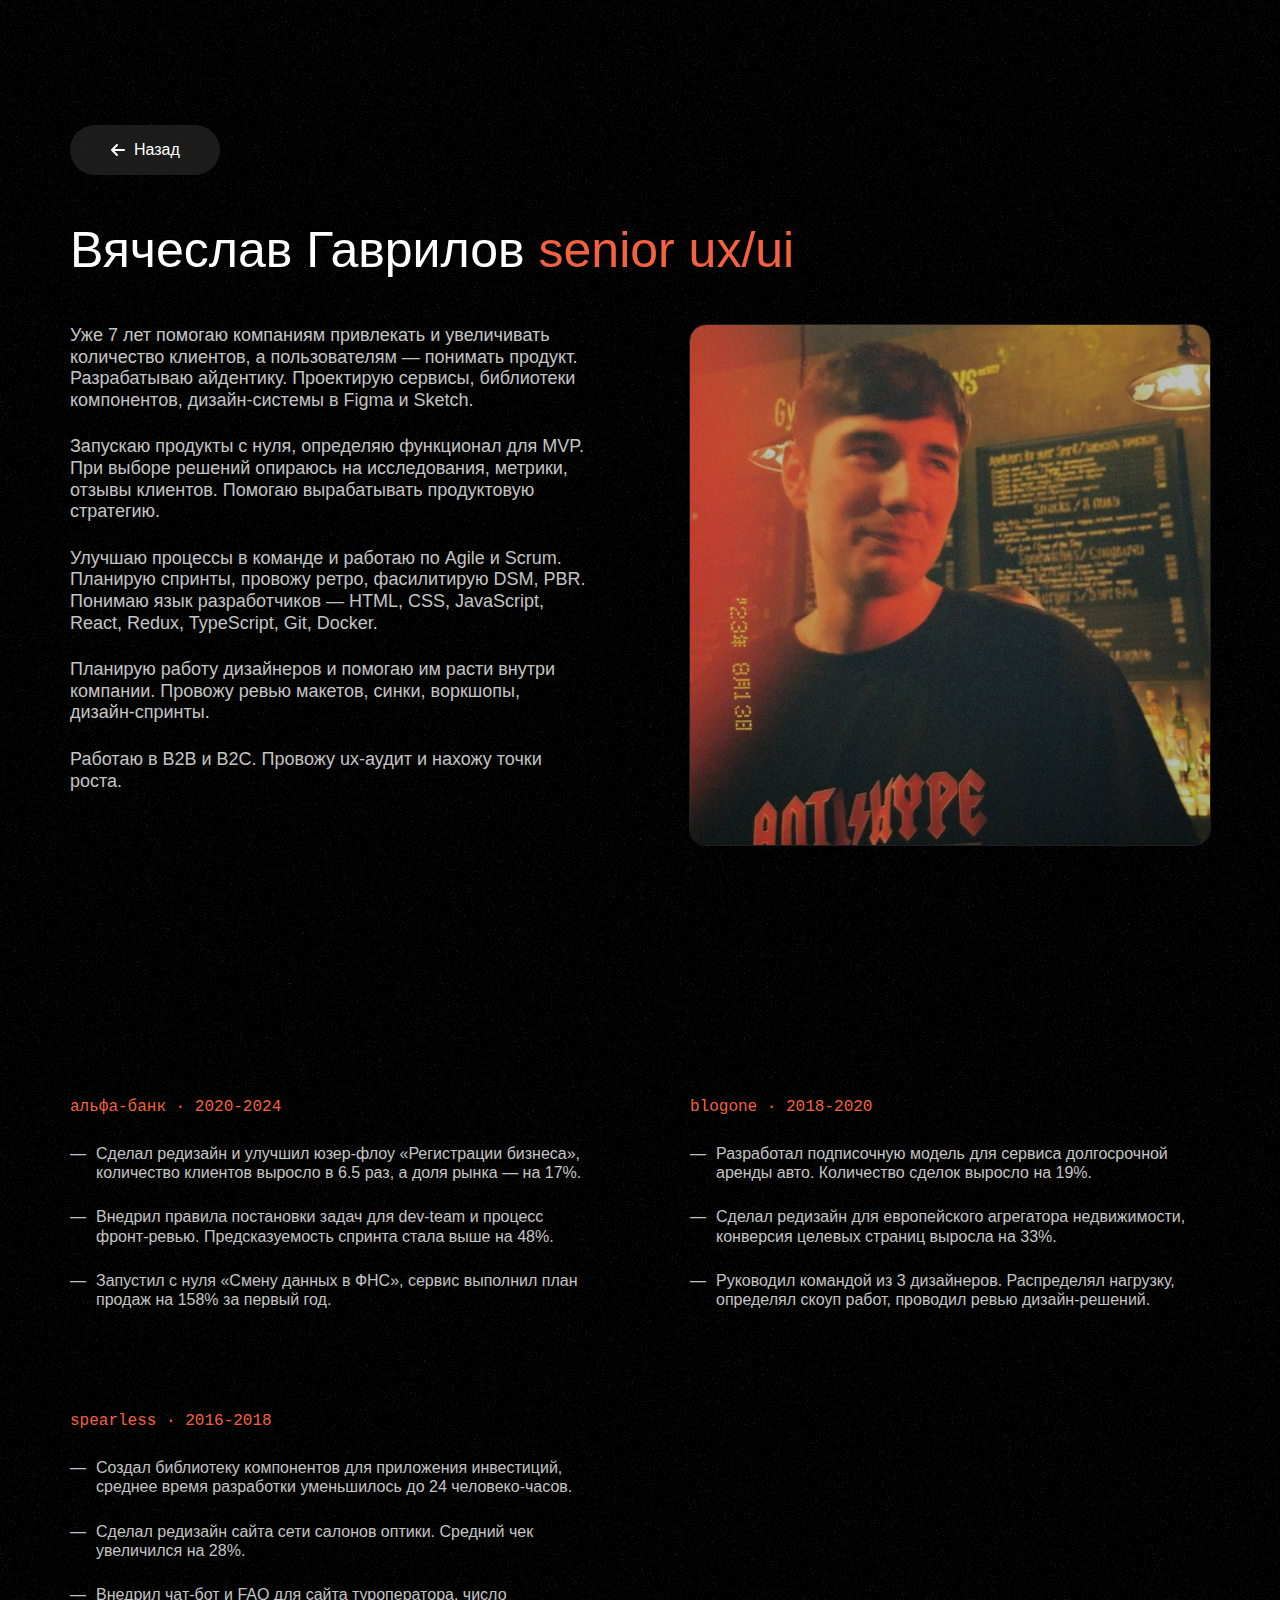
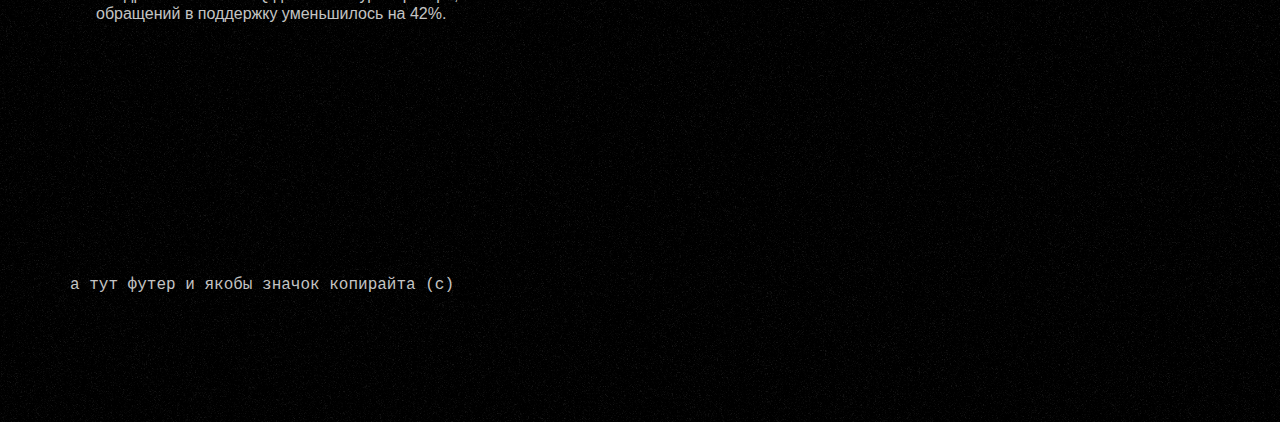
<file: about.html>
<!DOCTYPE html>
<html lang="ru">
  <head>
    <meta charset="UTF-8">
    <meta name="viewport" content="width=device-width, initial-scale=1.0">
    <title>
      Обо мне&nbsp;&mdash; Вячеслав&nbsp;Г.
    </title>
    <noscript>
      <link href="/css/noscript.css" rel="stylesheet" type="text/css">
    </noscript>
    <link rel="icon" href="/favicon.ico" type="image/x-icon">
    <link href="/css/general.css" rel="stylesheet" type="text/css">
    <link href="/css/style.css" rel="stylesheet" type="text/css">
    <link href="/css/tablet-adaptive.css" rel="stylesheet" type="text/css">
    <link href="/css/mobile-adaptive.css" rel="stylesheet" type="text/css">
    <link href="/css/small-resolution.css" rel="stylesheet" type="text/css">
  </head>
  <body>
    <!-- Container with max-width for all content on the site -->
    <div class="content-container">
      <!-- ↓↓ About me ↓↓ -->
      <section class="about-section">
        <div>
          <a href="/">
            <button class="primary-button">
              <svg xmlns="http://www.w3.org/2000/svg" width="16" height="16" viewBox="0 0 16 16" fill="none">
                <path d="M1.29375 7.29434C0.903125 7.68496 0.903125 8.31934 1.29375 8.70996L6.29375 13.71C6.68437 14.1006 7.31875 14.1006 7.70937 13.71C8.1 13.3193 8.1 12.685 7.70937 12.2943L4.4125 9.00059H14C14.5531 9.00059 15 8.55371 15 8.00059C15 7.44746 14.5531 7.00059 14 7.00059L4.41562 7.00059L7.70625 3.70684C8.09688 3.31621 8.09688 2.68184 7.70625 2.29121C7.31563 1.90059 6.68125 1.90059 6.29062 2.29121L1.29062 7.29121L1.29375 7.29434Z" fill="white"/>
              </svg>
              Назад
            </button>
          </a>
        </div>
        <h1>
          Вячеслав Гаврилов <span class="paint-orange">senior ux/ui</span>
        </h1>
        <div class="bento-grid content">
          <div id="sorting-order-text" class="text-line-gap">
            <p>
              Уже 7&nbsp;лет помогаю компаниям привлекать и&nbsp;увеличивать количество клиентов, а&nbsp;пользователям&nbsp;&mdash; понимать продукт. Разрабатываю айдентику. Проектирую сервисы, библиотеки компонентов, дизайн&#8209;системы в&nbsp;Figma и&nbsp;Sketch.
            </p>
            <p>
              Запускаю продукты с&nbsp;нуля, определяю функционал для MVP. При выборе решений опираюсь на&nbsp;исследования, метрики, отзывы клиентов. Помогаю вырабатывать продуктовую стратегию.
            </p>
            <p>
              Улучшаю процессы в&nbsp;команде и&nbsp;работаю по&nbsp;Agile и&nbsp;Scrum. Планирую спринты, провожу ретро, фасилитирую DSM, PBR. Понимаю язык разработчиков&nbsp;&mdash; HTML, CSS, JavaScript, React, Redux, TypeScript, Git, Docker.
            </p>
            <p>
              Планирую работу дизайнеров и&nbsp;помогаю им&nbsp;расти внутри компании. Провожу ревью макетов, синки, воркшопы, дизайн&#8209;спринты.
            </p>
            <p>
              Работаю в&nbsp;B2B и&nbsp;B2C. Провожу ux&#8209;аудит и&nbsp;нахожу точки роста.
            </p>
          </div>
          <img id="sorting-order-image" class="my-photo" src="/images/common/my-photo.png" alt="my-photo" draggable="false">
        </div>
      </section>
      <!-- ↓↓ My workplaces ↓↓ -->
      <section>
        <div class="bento-grid content">
          <div class="key-results-div">
            <div class="tag-oragne">
              альфа-банк &middot; 2020-2024
            </div>
            <div class="key-results">
              <div class="default-text">
                &mdash;
              </div>
              <div class="default-text">
                Сделал редизайн и&nbsp;улучшил юзер&#8209;флоу &laquo;Регистрации бизнеса&raquo;, количество клиентов выросло в&nbsp;6.5&nbsp;раз, а&nbsp;доля рынка&nbsp;&mdash; на&nbsp;17%.
              </div>
            </div>
            <div class="key-results">
              <div class="default-text">
                &mdash;
              </div>
              <div class="default-text">
                Внедрил правила постановки задач для dev&#8209;team и&nbsp;процесс фронт&#8209;ревью. Предсказуемость спринта стала выше на&nbsp;48%.
              </div>
            </div>
            <div class="key-results">
              <div class="default-text">
                &mdash;
              </div>
              <div class="default-text">
                Запустил с&nbsp;нуля &laquo;Смену данных в&nbsp;ФНС&raquo;, сервис выполнил план продаж на&nbsp;158% за&nbsp;первый год.
              </div>
            </div>
          </div>
          <div class="key-results-div">
            <div class="tag-oragne">
              blogone &middot; 2018-2020
            </div>
            <div class="key-results">
              <div class="default-text">
                &mdash;
              </div>
              <div class="default-text">
                Разработал подписочную модель для сервиса долгосрочной аренды авто. Количество сделок выросло на&nbsp;19%.
              </div>
            </div>
            <div class="key-results">
              <div class="default-text">
                &mdash;
              </div>
              <div class="default-text">
                Сделал редизайн для европейского агрегатора недвижимости, конверсия целевых страниц выросла на&nbsp;33%.
              </div>
            </div>
            <div class="key-results">
              <div class="default-text">
                &mdash;
              </div>
              <div class="default-text">
                Руководил командой из&nbsp;3&nbsp;дизайнеров. Распределял нагрузку, определял скоуп работ, проводил ревью дизайн&#8209;решений.
              </div>
            </div>
          </div>
          <div class="key-results-div">
            <div class="tag-oragne">
              spearless &middot; 2016-2018
            </div>
            <div class="key-results">
              <div class="default-text">
                &mdash;
              </div>
              <div class="default-text">
                Создал библиотеку компонентов для приложения инвестиций, среднее время разработки уменьшилось до&nbsp;24&nbsp;человеко&#8209;часов.
              </div>
            </div>
            <div class="key-results">
              <div class="default-text">
                &mdash;
              </div>
              <div class="default-text">
                Сделал редизайн сайта сети салонов оптики. Средний чек увеличился на&nbsp;28%.
              </div>
            </div>
            <div class="key-results">
              <div class="default-text">
                &mdash;
              </div>
              <div class="default-text">
                Внедрил чат&#8209;бот и&nbsp;FAQ для сайта туроператора, число обращений в&nbsp;поддержку уменьшилось на&nbsp;42%.
              </div>
            </div>
          </div>
        </div>
      </section>
      <!-- ↓↓ Like a footer ↓↓ -->
      <footer>
        <div class="tag-gray">
          а&nbsp;тут футер и&nbsp;якобы значок копирайта&nbsp;(с)
        </div>
      </footer>
    </div>
    <button id="back-to-top" class="superellipse-icon-button back-to-top">
      <svg width="40" height="40" viewBox="0 0 40 40" fill="none" xmlns="http://www.w3.org/2000/svg">
        <g clip-path="url(#clip0_529_19160)">
        <path d="M21.3118 7.54505C20.5864 6.8196 19.4083 6.8196 18.6828 7.54505L9.39711 16.8308C8.67167 17.5562 8.67167 18.7343 9.39711 19.4598C10.1226 20.1852 11.3007 20.1852 12.0261 19.4598L18.1431 13.337V31.1424C18.1431 32.1696 18.973 32.9995 20.0002 32.9995C21.0275 32.9995 21.8574 32.1696 21.8574 31.1424V13.3428L27.9743 19.454C28.6998 20.1794 29.8779 20.1794 30.6034 19.454C31.3288 18.7285 31.3288 17.5504 30.6034 16.825L21.3176 7.53924L21.3118 7.54505Z" fill="white"/>
        </g>
        <defs>
        <clipPath id="clip0_529_19160">
        <rect width="26" height="29.7143" fill="white" transform="matrix(0 -1 1 0 5.14307 33)"/>
        </clipPath>
        </defs>
        </svg>
    </button>
    <!-- Small resolution check -->
    <div class="small-resolution">
      <div class="superellipse-icon">
      <svg xmlns="http://www.w3.org/2000/svg" width="40" height="40" viewBox="0 0 40 40" fill="none">
        <g clip-path="url(#clip0_405_4083)">
        <path d="M7.01016 30.8113C7.13711 32.0402 8.17305 33 9.4375 33H14.3125H30.5625C31.9082 33 33 31.9082 33 30.5625V25.6875C33 24.3418 31.9082 23.25 30.5625 23.25H28.125V27.3125C28.125 27.7594 27.7594 28.125 27.3125 28.125C26.8656 28.125 26.5 27.7594 26.5 27.3125V23.25H23.25V27.3125C23.25 27.7594 22.8844 28.125 22.4375 28.125C21.9906 28.125 21.625 27.7594 21.625 27.3125V23.25H18.375V27.3125C18.375 27.7594 18.0094 28.125 17.5625 28.125C17.1156 28.125 16.75 27.7594 16.75 27.3125V23.25H12.6875C12.2406 23.25 11.875 22.8844 11.875 22.4375C11.875 21.9906 12.2406 21.625 12.6875 21.625H16.75V18.375H12.6875C12.2406 18.375 11.875 18.0094 11.875 17.5625C11.875 17.1156 12.2406 16.75 12.6875 16.75H16.75V13.5H12.6875C12.2406 13.5 11.875 13.1344 11.875 12.6875C11.875 12.2406 12.2406 11.875 12.6875 11.875H16.75V9.4375C16.75 8.0918 15.6582 7 14.3125 7H9.4375C8.0918 7 7 8.0918 7 9.4375V25.6875V30.5625C7 30.6488 7.00508 30.7301 7.01016 30.8113Z" fill="white"/>
        </g>
        <defs>
        <clipPath id="clip0_405_4083">
        <rect width="26" height="26" fill="white" transform="translate(7 7)"/>
        </clipPath>
        </defs>
        </svg>
      </div>
      <div class="small-resolution-text">
        <h3>
          Размер не главное
        </h3>
        <p>
          Лучше открой сайт на&nbsp;устройстве побольше, чтобы&nbsp;всё выглядело круто
        </p>
      </div>
    </div>
    <script src="/js/interacts.js"></script>
    <script src="/js/resolution-check.js"></script>
    <script src="/js/back-to-top.js"></script>
  </body>
</html>
</file>
<file: css/noscript.css>
.bento-div.case.show-all-hidden {
  display: flex !important;
}

#secondaryBentoDiv {
  display: none !important;
}

.copy-text {
  display: flex !important;
}

#copyText {
  display: none !important;
}

.icon-view-text-default {
  display: none !important;
}

.icon-view-text-no-js {
  display: flex !important;
}

@media only screen and (max-width: 374px) {
  .content-container {
    display: none !important;
  }

  .small-resolution {
    display: flex !important;
  }
}
</file>
<file: css/general.css>
/* Roboto-Thin */
@font-face {
  font-family: "Roboto", sans-serif;
  font-weight: 100;
  font-style: normal;
  src: url(/font/Roboto/Roboto-Thin.ttf) format('truetype');
}

/* Roboto-Light */
@font-face {
  font-family: "Roboto", sans-serif;
  font-weight: 300;
  font-style: normal;
  src: url(/font/Roboto/Roboto-Light.ttf) format('truetype');
}

/* Roboto-Regular */
@font-face {
  font-family: "Roboto", sans-serif;
  font-weight: 400;
  font-style: normal;
  src: url(/font/Roboto/Roboto-Regular.ttf) format('truetype');
}

/* Roboto-Medium */
@font-face {
  font-family: "Roboto", sans-serif;
  font-weight: 500;
  font-style: normal;
  src: url(/font/Roboto/Roboto-Medium.ttf) format('truetype');
}

/* Roboto-Bold */
@font-face {
  font-family: "Roboto", sans-serif;
  font-weight: 700;
  font-style: normal;
  src: url(/font/Roboto/Roboto-Bold.ttf) format('truetype');
}

/* Roboto-Black */
@font-face {
  font-family: "Roboto", sans-serif;
  font-weight: 900;
  font-style: normal;
  src: url(/font/Roboto/Roboto-Black.ttf) format('truetype');
}

/* Roboto-Thin-Italic */
@font-face {
  font-family: "Roboto", sans-serif;
  font-weight: 100;
  font-style: italic;
  src: url(/font/Roboto/Roboto-ThinItalic.ttf) format('truetype');
}

/* Roboto-Light-Italic */
@font-face {
  font-family: "Roboto", sans-serif;
  font-weight: 300;
  font-style: italic;
  src: url(/font/Roboto/Roboto-LightItalic.ttf) format('truetype');
}

/* Roboto-Regular-Italic */
@font-face {
  font-family: "Roboto", sans-serif;
  font-weight: 400;
  font-style: italic;
  src: url(/font/Roboto/Roboto-Italic.ttf) format('truetype');
}

/* Roboto-Meduim-Italic */
@font-face {
  font-family: "Roboto", sans-serif;
  font-weight: 500;
  font-style: italic;
  src: url(/font/Roboto/Roboto-MediumItalic.ttf) format('truetype');
}

/* Roboto-Bold-Italic */
@font-face {
  font-family: "Roboto", sans-serif;
  font-weight: 700;
  font-style: italic;
  src: url(/font/Roboto/Roboto-BoldItalic.ttf) format('truetype');
}

/* Roboto-Black-Italic */
@font-face {
  font-family: "Roboto", sans-serif;
  font-weight: 900;
  font-style: italic;
  src: url(/font/Roboto/Roboto-BlackItalic.ttf) format('truetype');
}

/* Roboto-Mono-Thin */
@font-face {
  font-family: "Roboto Mono", monospace;
  font-optical-sizing: auto;
  font-weight: 100;
  font-style: normal;
  src: url(/font/RobotoMono/RobotoMono-Thin.ttf) format('truetype');
}

/* Roboto-Mono-ExtraLight */
@font-face {
  font-family: "Roboto Mono", monospace;
  font-optical-sizing: auto;
  font-weight: 200;
  font-style: normal;
  src: url(/font/RobotoMono/RobotoMono-ExtraLight.ttf) format('truetype');
}

/* Roboto-Mono-Light */
@font-face {
  font-family: "Roboto Mono", monospace;
  font-optical-sizing: auto;
  font-weight: 300;
  font-style: normal;
  src: url(/font/RobotoMono/RobotoMono-Light.ttf) format('truetype');
}

/* Roboto-Mono-Regular */
@font-face {
  font-family: "Roboto Mono", monospace;
  font-optical-sizing: auto;
  font-weight: 400;
  font-style: normal;
  src: url(/font/RobotoMono/RobotoMono-Regular.ttf) format('truetype');
}

/* Roboto-Mono-Medium */
@font-face {
  font-family: "Roboto Mono", monospace;
  font-optical-sizing: auto;
  font-weight: 500;
  font-style: normal;
  src: url(/font/RobotoMono/RobotoMono-Medium.ttf) format('truetype');
}

/* Roboto-Mono-SemiBold */
@font-face {
  font-family: "Roboto Mono", monospace;
  font-optical-sizing: auto;
  font-weight: 600;
  font-style: normal;
  src: url(/font/RobotoMono/RobotoMono-SemiBold.ttf) format('truetype');
}

/* Roboto-Mono-Bold */
@font-face {
  font-family: "Roboto Mono", monospace;
  font-optical-sizing: auto;
  font-weight: 700;
  font-style: normal;
  src: url(/font/RobotoMono/RobotoMono-Bold.ttf) format('truetype');
}

/* Roboto-Mono-Thin-Italic */
@font-face {
  font-family: "Roboto Mono", monospace;
  font-optical-sizing: auto;
  font-weight: 100;
  font-style: italic;
  src: url(/font/RobotoMono/RobotoMono-ThinItalic.ttf) format('truetype');
}

/* Roboto-Mono-ExtraLight-Italic */
@font-face {
  font-family: "Roboto Mono", monospace;
  font-optical-sizing: auto;
  font-weight: 200;
  font-style: italic;
  src: url(/font/RobotoMono/RobotoMono-ExtraLightItalic.ttf) format('truetype');
}

/* Roboto-Mono-Light-Italic */
@font-face {
  font-family: "Roboto Mono", monospace;
  font-optical-sizing: auto;
  font-weight: 300;
  font-style: italic;
  src: url(/font/RobotoMono/RobotoMono-LightItalic.ttf) format('truetype');
}

/* Roboto-Mono-Regular-Italic */
@font-face {
  font-family: "Roboto Mono", monospace;
  font-optical-sizing: auto;
  font-weight: 400;
  font-style: italic;
  src: url(/font/RobotoMono/RobotoMono-Italic.ttf) format('truetype');
}

/* Roboto-Mono-Medium-Italic */
@font-face {
  font-family: "Roboto Mono", monospace;
  font-optical-sizing: auto;
  font-weight: 500;
  font-style: italic;
  src: url(/font/RobotoMono/RobotoMono-MediumItalic.ttf) format('truetype');
}

/* Roboto-Mono-SemiBold-Italic */
@font-face {
  font-family: "Roboto Mono", monospace;
  font-optical-sizing: auto;
  font-weight: 600;
  font-style: italic;
  src: url(/font/RobotoMono/RobotoMono-SemiBoldItalic.ttf) format('truetype');
}

/* Roboto-Mono-Bold-Italic */
@font-face {
  font-family: "Roboto Mono", monospace;
  font-optical-sizing: auto;
  font-weight: 700;
  font-style: italic;
  src: url(/font/RobotoMono/RobotoMono-BoldItalic.ttf) format('truetype');
}


/* Box sizing rules */
*,
*::before,
*::after {
  box-sizing: border-box;
}

/* Prevent font size inflation */
html {
  -moz-text-size-adjust: none;
  -webkit-text-size-adjust: none;
  -webkit-font-smoothing: antialiased;
  text-size-adjust: none;
}

/* Remove default margin */
body, h1, h2, h3, h4, p,
figure, blockquote, dl, dd {
  margin-block-end: 0;
}

/* Remove list styles on ul, ol elements with a list role */
ul[role='list'],
ol[role='list'] {
  list-style: none;
}

/* Set core body defaults */
body {
  min-height: 100vh;
  line-height: 1.5;
}

/* Set shorter line heights on headings and interactive elements */
h1, h2, h3, h4,
button, input, label {
  line-height: 1.1;
}

/* Balance text wrapping on headings */
h1, h2,
h3, h4 {
  text-wrap: balance;
}

/* A elements that don't have a class get default styles */
a:not([class]) {
  text-decoration-skip-ink: auto;
  color: currentColor;
}

/* Make images easier to work with */
img,
picture {
  max-width: 100%;
  display: block;
}

/* Inherit fonts for inputs and buttons */
input, button,
textarea, select {
  font-family: inherit;
  font-size: inherit;
}

/* Make sure textareas without a rows attribute are not tiny */
textarea:not([rows]) {
  min-height: 10em;
}

/* Anything that has been anchored to should have extra scroll margin */
:target {
  scroll-margin-block: 5ex;
}

/* CSS Reset */
html, body, div, span, applet, object, iframe,
h1, h2, h3, h4, h5, h6, p, blockquote, pre,
a, abbr, acronym, address, big, cite, code,
del, dfn, em, img, ins, kbd, q, s, samp,
small, strike, strong, sub, sup, tt, var,
b, u, i, center,
dl, dt, dd, ol, ul, li,
fieldset, form, label, legend,
table, caption, tbody, tfoot, thead, tr, th, td,
article, aside, canvas, details, embed,
figure, figcaption, footer, header, hgroup,
menu, nav, output, ruby, section, summary,
time, mark, audio, video {
    margin: 0;
    padding: 0;
    border: 0;
    font-size: 100%;
    font: inherit;
    vertical-align: baseline;
}

/* HTML5 display-role reset for older browsers */
article, aside, details, figcaption, figure,
footer, header, hgroup, menu, nav, section {
    display: block;
}
body {
    line-height: 1;
}
ol, ul {
    list-style: none;
}
blockquote, q {
    quotes: none;
}
blockquote:before, blockquote:after,
q:before, q:after {
    content: '';
    content: none;
}
table {
    border-collapse: collapse;
    border-spacing: 0;
}

/* Ultimate button fix */
button {
  all: unset;
  line-height: 0;
  cursor: pointer;
  user-select: none;
}

/* ↓↓ General CSS properties for my portfolio website ↓↓ */
html, body {
  font-family: "Roboto", sans-serif;
  color: rgb(255, 255, 255);
  background-color: rgb(0, 0, 0);
  background-image: url(/images/common/random-static-bg.png);
  background-size: 90%;
}

section, footer {
  padding: 125px 0;
}

h1 {
  font-size: 50px;
}

h2 {
  font-size: 40px;
}

h3 {
  font-size: 30px;
}

p {
  font-size: 18px;
  color: rgb(196, 196, 196);
  line-height: 1.2;
}

a {
  text-decoration: none;
  color: inherit;
  display: contents; 
  cursor: pointer; 
}

/* ↓↓ Easy smooth appearance of content ↓↓ */

body {
  animation: fadeIn 0.5s forwards;
}

@keyframes fadeIn {
  from {
    opacity: 0;
  }
  to {
    opacity: 1;
  }
}
</file>
<file: css/style.css>
/* Container with max-width for all content on the site  */
.content-container {
  margin: 0px auto;
  width: calc(100% - 80px);
  max-width: 1140px;
}

/* General properties for the section */
.about-me-section, .my-work-section, .about-section, .work-descripton-section, .work-screenshot-section {
  display: flex;
  flex-direction: column;
  gap: 20px;
}

.about-section, .work-descripton-section {
  gap: 50px;
}

.error-bottom-section {
  display: flex;
  flex-direction: row;
  justify-content: space-between;
  align-items: end;
}

.section-distance {
  display: flex;
  height: calc(100vh - 50px);
  flex-direction: column;
  justify-content: space-between;
}

/* General properties of bento and it's content */
.bento-grid {
  display: grid;
  gap: 20px;
  grid-template-columns: 1fr 1fr;
}

.bento-grid.one-column {
  grid-template-columns: 1fr;
}

.bento-grid.content {
  gap: 100px;
}

.bento-grid.work {
  gap: 50px;
}

.bento-grid.work.work-gap {
  margin-top: 75px;
}

.bento-container {
  display: grid;
  grid-template-rows: 1fr 1fr;
  gap: 20px;
}

.bento-div {
  outline: 1px solid rgb(31, 31, 31);
  border-radius: 16px;
  background-color: rgb(16, 16, 16);
  background-image: url(/images/common/random-static-div.png);
  position: relative;
}

.bento-div.primary {
  min-height: 280px;
  padding: 40px;
  display: flex;
  flex-direction: column;
  justify-content: space-between;
  transition: all 0.25s ease;
}

.bento-div.secondary, .bento-div.mobile-bg {
  padding: 25px;
  display: flex;
  flex-direction: row;
  align-items: center;
  justify-content: space-between;
}

.bento-div.mobile-bg {
  padding: 50px;
}

.bento-div.case.show-all-hidden {
  display: none;
}

.bento-div.case {
  min-height: 450px;
  display: flex;
  flex-direction: column;
  transition: all 0.25s ease;
}

.bento-info{
  display: flex;
  flex-direction: column;
  gap: 10px;
}

.bento-info.secondary {
  gap: 20px;
}

.bento-case-info, .bento-key-results {
  padding: 40px;
  height: 100%;
  display: flex;
  flex-direction: column;
  justify-content: space-between;
}

.bento-key-results {
  gap: 25px;
  height: inherit;
  justify-content: flex-start;
}

/* Superellipse */
.superellipse-icon-button-group {
  display: flex;
  flex-direction: row;
  gap: 15px;
}

.superellipse-icon {
  background-color: rgba(38, 38, 38, 0.7);
  border-radius: 16px;
  padding: 10px;
  line-height: 0;
}

.superellipse-icon-button {
  background-color: rgba(38, 38, 38, 0.7);
  border-radius: 16px;
  padding: 10px;
  transition: all 0.25s ease;
}

/* Primary button */
.primary-button {
  background-color: rgba(38, 38, 38, 0.7);
  padding: 17px 40px;
  line-height: 1;
  border-radius: 50px;
  font-weight: 500;
  display: flex;
  align-items: center;
  justify-content: center;
  gap: 8px;
  transition: all 0.25s ease;
}

.superellipse-icon-button.back-to-top {
  opacity: 0;
  position: fixed;
  bottom: 60px;
  right: 60px;
  transition: opacity 0.25s ease;
}

.superellipse-icon-button.back-to-top.show {
  opacity: 1;
}

/* Div actions */
@media (hover: hover) {
  .bento-div.primary.clickable:hover .icon-view-div.external-link, 
  .bento-div.case.clickable:hover .icon-view-div.external-link {
    opacity: 1;
    transform: none;
  }

  .bento-div.primary.clickable:hover, .bento-div.case.clickable:hover {
    transform: translateY(0px) scale(1.03);
  }
}

.bento-div.primary.clickable:active, .bento-div.case.clickable:active {
  transform: translateY(0px) scale(0.97);
}

/* Button actions */
@media (hover: hover) {
  .primary-button:hover, .superellipse-icon-button:hover {
    background-color: rgba(38, 38, 38, 1);
  }
}

.primary-button:active, .superellipse-icon-button:active {
  transform: translateY(0px) scale(0.97);
  background-color: rgba(38, 38, 38, 0.7);
}

/* Tags and labels */
.label-gray {
  display: inline-flex;
  background-color: rgba(38, 38, 38, 0.7);
  border-radius: 8px;
  font-weight: 700;
  padding: 8px 12px;
  user-select: none;
}

.tag-gray {
  line-height: 1.5;
  font-family: "Roboto Mono", monospace;
  color: rgb(196, 196, 196);
}

.tag-gray.error-properties {
  font-size: 150px;
  color: rgba(38, 38, 38, 0.7);
}

.tag-oragne {
  line-height: 1.5;
  font-family: "Roboto Mono", monospace;
  color: rgb(246, 97, 65);
}

/* Image styles */
.image-container {
  max-width: 285px;
  margin: 60px auto;
}

.my-face {
  display: block;
}

.my-photo, .my-case {
  border-radius: 16px;
  outline: 1px solid rgb(31, 31, 31);
  image-rendering: auto;
}

.case-image {
  height: auto;
  min-height: 200px;
  object-fit: cover;
  object-position: center center;
  image-rendering: auto;
  border-top-left-radius: inherit;
  border-top-right-radius: inherit;
}

/* Icon view styles */
.icon-view-div {
  display: flex;
  flex-direction: row;
  align-items: center;
  gap: 25px;
}

.icon-view-div.external-link {
  position: absolute;
  right: 40px;
  top: 40px;
  opacity: 0;
  transform: scale(0.2) translateZ(0px);
  transition: all 0.25s ease;
}

.icon-view {
  display: inline-flex;
  background-color: rgba(38, 38, 38, 0.7);
  padding: 12px;
  border-radius: 100%;
}

.icon-view-text {
  max-width: 320px;
  color: rgb(196, 196, 196);
  line-height: 1.2;
}

.paint-orange {
  color: rgb(246, 97, 65);
}

/* Properties for text blocks */
.text-line-gap {
  display: flex;
  flex-direction: column;
  gap: 25px;
}

.text-line-gap.secondary {
  gap: 20px;
}

.default-text {
  color: rgb(196, 196, 196);
  line-height: 1.2;
}

/* General properties of key result and it's content */
.key-results-div {
  display: flex;
  flex-direction: column;
  gap: 25px;
}

.key-results-div.secondary {
  gap: 20px;
}

.key-results {
  display: flex;
  flex-direction: row;
  gap: 10px;
}

/* Toast properties and animation */
.button-div {
  position: relative;
}

.toast {
  display: none;
  position: absolute;
  top: -50px;
  left: 50%;
  transform: translateX(-50%);
  background-color: rgba(38, 38, 38);
  padding: 12px 16px;
  border-radius: 24px;
  overflow: hidden;
  white-space: nowrap;
  text-overflow: ellipsis;
  animation: fadein 0.25s, fadeout 0.25s 1s forwards;
}

@keyframes fadein {
  from { opacity: 0; }
  to   { opacity: 1; }
}

@keyframes fadeout {
  from { opacity: 1; }
  to   { opacity: 0; }
}

/* Properties for the copy text button (noscript) */
.copy-text {
  display: none;
  cursor: pointer;
  outline: 1px solid rgba(38, 38, 38, 0.7);
  border-radius: 8px;
  padding: 17px 40px;
  line-height: 1;
  align-items: center;
  justify-content: center;
  font-weight: 500;
}

.icon-view-text-no-js {
  display: none;
}

/* I need only one underline in my code :D */
.link-underline {
  text-decoration: underline;
}
</file>
<file: css/tablet-adaptive.css>
/* Tablet adaptive */
@media only screen and (min-width: 768px) and (max-width: 1023px) {
  section, footer {
    padding: 100px 0;
  }

  h1 {
    font-size: 40px;
  }

  h2 {
    font-size: 30px;
  }

  h3 {
    font-size: 25px;
  }

  p {
    font-size: 16px;
  }

  .content-container {
    width: calc(100% - 40px);
  }

  .about-section, .work-descripton-section {
    gap: 40px;
  }

  .bento-div {
    background-size: 90%;
    border-radius: 12px;
  }

  .bento-div.primary, .bento-case-info, .bento-key-results {
    padding: 30px;
    min-height: initial;
  }

  .bento-grid.content {
    gap: 50px;
  }

  .bento-div.mobile-bg {
    padding: 25px;
  }

  .bento-grid.work.work-gap {
    margin-top: 60px;
  }

  .my-photo, .my-case {
    border-radius: 12px; 
  }

  .superellipse-icon-button.back-to-top {
    bottom: 40px;
    right: 40px;
  }

  .icon-view-div.external-link {
    right: 30px;
    top: 30px;
  }

  .tag-gray.error-properties {
    font-size: 100px;
  }
}
</file>
<file: css/mobile-adaptive.css>
/* Mobile adaptive */
@media only screen and (max-width: 767px) {
  section, footer {
    padding: 50px 0;
  }

  h1 {
    font-size: 30px;
  }

  h2 {
    font-size: 25px;
  }

  h3 {
    font-size: 20px;
  }

  p {
    font-size: 16px;
  }

  .content-container {
    width: calc(100% - 40px);
  }

  .about-section, .work-descripton-section {
    gap: 30px;
  }

  .bento-grid {
    grid-template-columns: inherit;
  }

  .bento-div {
    background-size: 90%;
    border-radius: 8px;
  }

  .bento-div.primary, .bento-case-info, .bento-key-results {
    padding: 25px;
  }

  .bento-div.secondary, .icon-view-div {
    flex-direction: column;
    align-items: flex-start;
    gap: 20px;
  }

  .bento-div.secondary {
    gap: 40px;
  }

  .bento-grid.content {
    gap: 50px;
  }

  .bento-grid.work.work-gap {
    margin-top: 50px;
  }

  .bento-div.mobile-bg {
    padding: 15px;
  }

  .my-photo {
    width: 100%;
  }

  .my-photo, .my-case {
    border-radius: 8px; 
  }

  #sorting-order-image {
    order: 1;
  }

  #sorting-order-text {
    order: 2;
  }

  .superellipse-icon-button.back-to-top {
    bottom: 30px;
    right: 30px;
  }

  .icon-view-text {
    max-width: inherit;
  }

  .icon-view-div.external-link {
    right: 25px;
    top: 25px;
  }

  .button-div {
    width: 100%;
  }

  .primary-button {
    width: 100%;
    padding: 17px 0;
  }

  .key-results-div.secondary, .text-line-gap.secondary {
    gap: 10px;
  }

  .error-bottom-section {
    flex-direction: column;
    justify-content: inherit;
    gap: 100px;
  }

  .tag-gray.error-properties {
    font-size: 75px;
  }

  #sorting-order-tag {
    order: 2;
  }

  #sorting-order-tag-error {
    order: 1;
  }
}
</file>
<file: css/small-resolution.css>
/* There are no Easter Eggs up here. Go away. */
.small-resolution {
  position: fixed;
  top: 50%;
  left: 50%;
  transform: translateX(-50%);
  width: calc(100% - 40px);
  max-width: 100vw;
  display: none;
  flex-direction: column;
  align-items: center;
  justify-content: center;
  text-align: center;
  gap: 20px;
}

.small-resolution-text {
  display: flex;
  flex-direction: column;
  gap: 10px;
}
</file>
